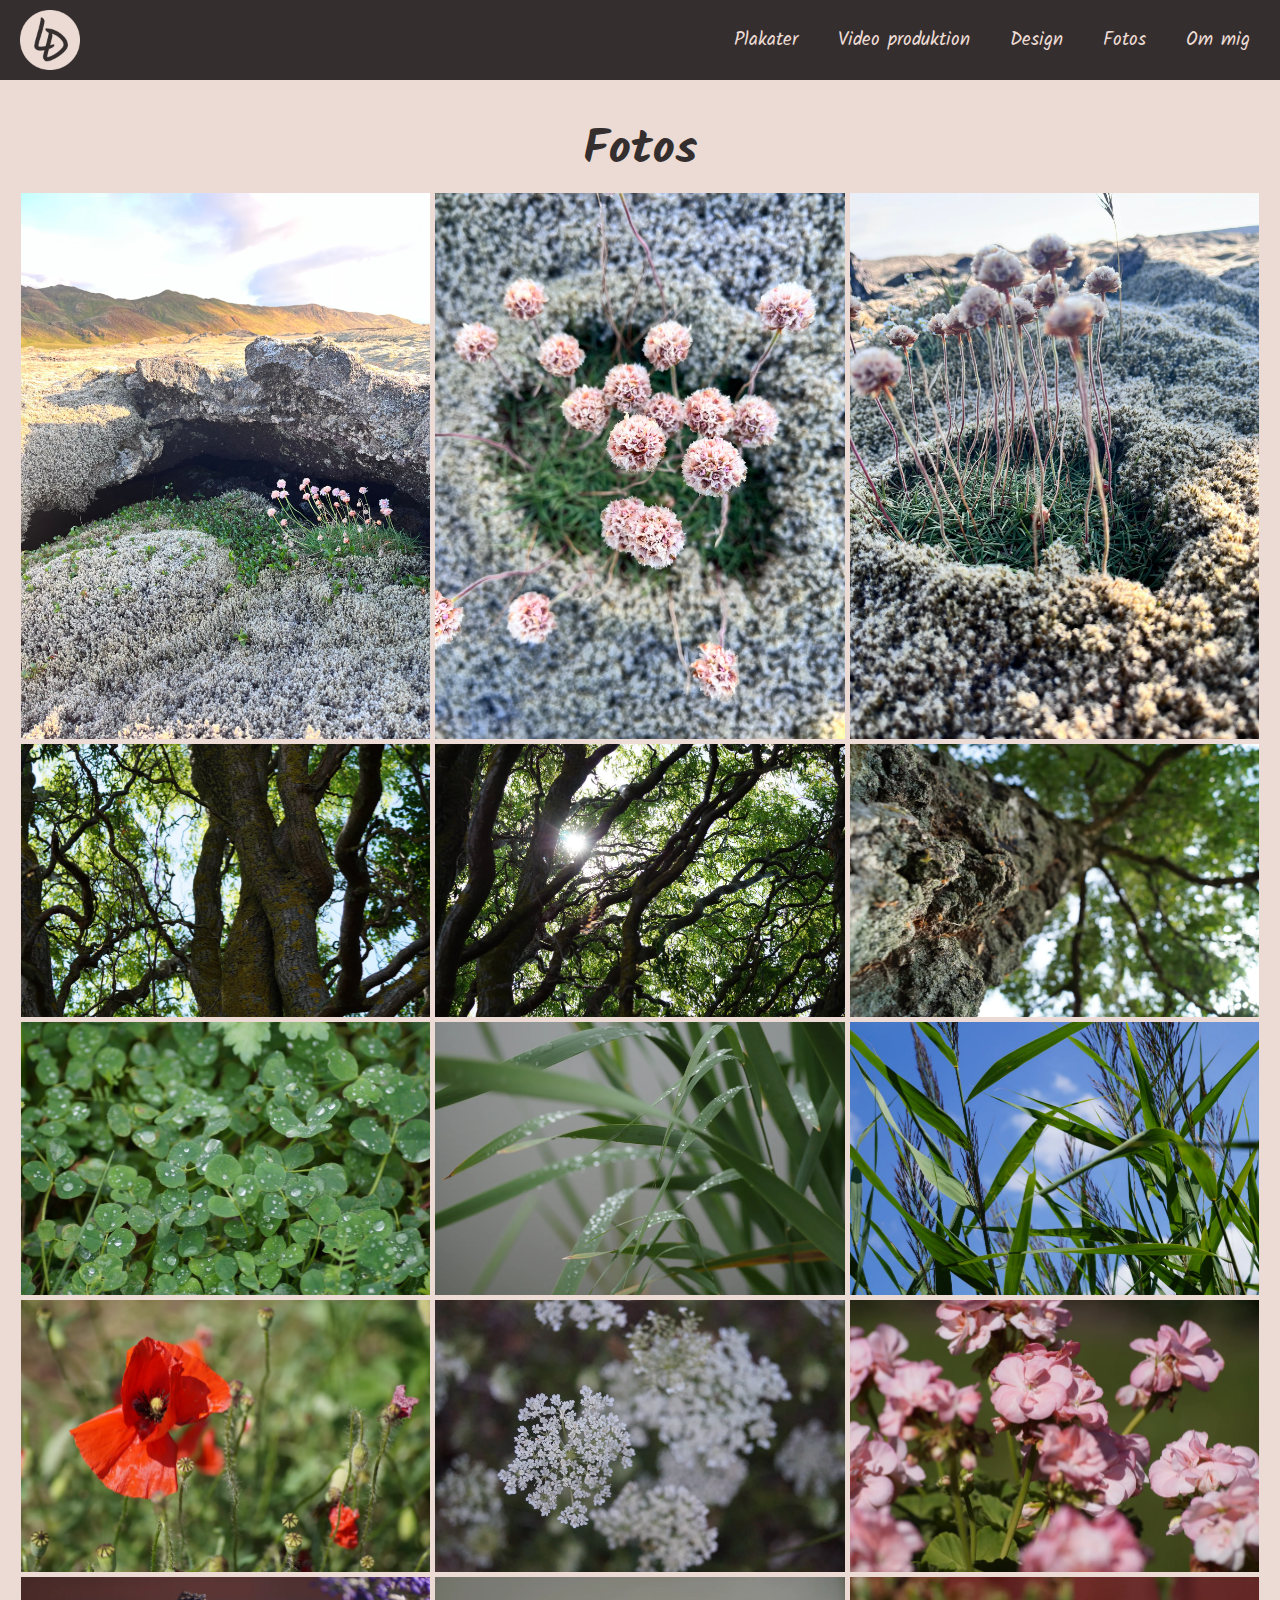
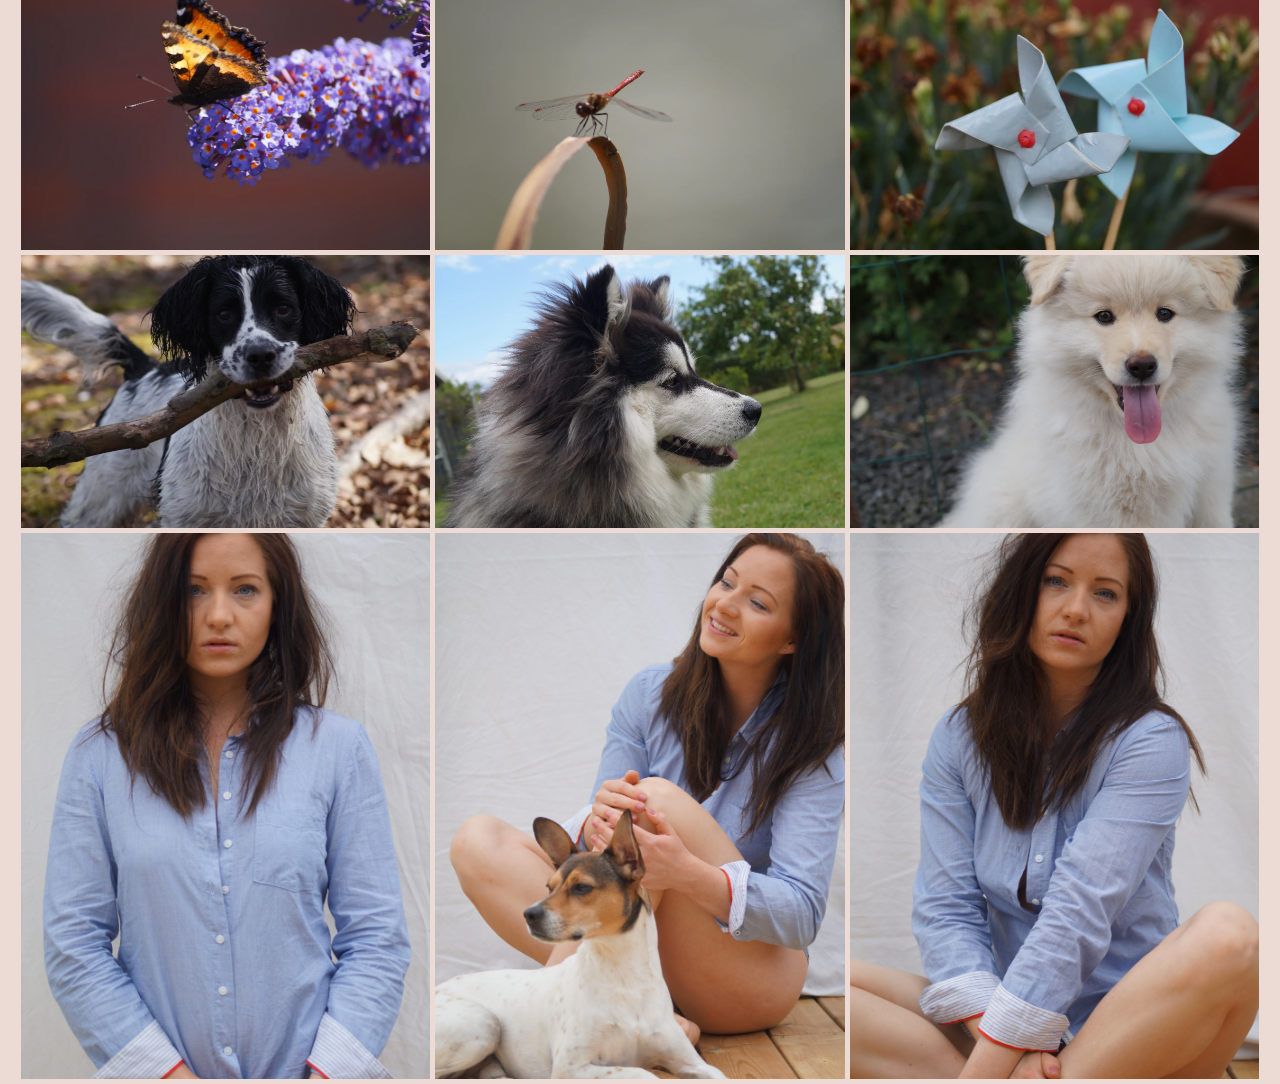
<file: fotos.html>
<!DOCTYPE html>
<html lang="en">
<head>
    <meta charset="UTF-8">
    <meta name="viewport" content="width=device-width, initial-scale=1.0">
    <title>My Website</title>
    <link rel="stylesheet" href="styles.css">
    <link rel="stylesheet" href="gallery.css">
</head>

<body>
    <header>
        <div class="logo">
            <a href="index.html"><img src="assets/LOGO.png" alt=""></a>
        </div>
        <nav>
            <ul>
                <li><a href="plakat.html">Plakater</a></li>
                <li><a href="video.html">Video produktion</a></li>
                <li><a href="design.html"> Design</a></li>
                <li><a href="fotos.html">Fotos</a></li>
                <li><a href="ommig.html">Om mig</a></li>

            </ul> 
            <div class="menu-icon">
                <div class="bar"></div>
                <div class="bar"></div>
                <div class="bar"></div>
            </div>
        </nav>
    </header>

    <main>
        <section class="gallery-section">
            <h1>Fotos</h1>
            <!-- <div class="gallery-grid">
                <div class="gallery-item portrait"><img src="assets/Island1.JPEG" alt="Image 1"></div>
                <div class="gallery-item landscape"><img src="assets/Island2.JPEG" alt="Image 2"></div>
                <div class="gallery-item portrait"><img src="assets/Island3.JPEG" alt="Image 3"></div>
                <div class="gallery-item landscape"><img src="assets/træ1.webp" alt="Image 4"></div>
                <div class="gallery-item portrait"><img src="assets/træ2.webp" alt="Image 5"></div>
                <div class="gallery-item landscape"><img src="assets/træ3.webp" alt="Image 6"></div>
                <div class="gallery-item portrait"><img src="assets/natur1.webp" alt="Image 7"></div>
                <div class="gallery-item landscape"><img src="assets/natur2.webp" alt="Image 8"></div>
                <div class="gallery-item portrait"><img src="assets/natur3.webp" alt="Image 9"></div>
                <div class="gallery-item portrait"><img src="assets/blomst1.webp" alt="Image 10"></div>
                <div class="gallery-item landscape"><img src="assets/blomst2.webp" alt="Image 11"></div>
                <div class="gallery-item portrait"><img src="assets/blomst3.webp" alt="Image 12"></div>
                <div class="gallery-item portrait"><img src="assets/sommerfugl.webp" alt="Image 13"></div>
                <div class="gallery-item portrait"><img src="assets/guldsmed.webp" alt="Image 14"></div>
                <div class="gallery-item portrait"><img src="assets/mølle.webp" alt="Image 15"></div>
                <div class="gallery-item portrait"><img src="assets/hund1.webp" alt="Image 16"></div>
                <div class="gallery-item portrait"><img src="assets/hund2.webp" alt="Image 17"></div>
                <div class="gallery-item portrait"><img src="assets/hund3.webp" alt="Image 18"></div>
                <div class="gallery-item portrait"><img src="assets/skyer.webp" alt="Image 19"></div>

            </div> -->
            <div class="gallery">
                <figure class="gallery__thumb gallery__link portrait">
                    <img src="assets/Island1.JPEG" alt="Photo by Line Drejer" class="gallery__image">
                    <figcaption class="gallery__caption">Photo by Line Drejer</figcaption>
                </figure>
                
                <figure class="gallery__thumb gallery__link portrait">
                    <img src="assets/Island2.JPEG" alt="Photo by Line Drejer" class="gallery__image">
                    <figcaption class="gallery__caption">Photo by Line Drejer</figcaption>
                </figure>
                
                <figure class="gallery__thumb gallery__link portrait">
                    <img src="assets/Island3.JPEG" alt="Photo by Line Drejer" class="gallery__image">
                    <figcaption class="gallery__caption">Photo by Line Drejer</figcaption>
                </figure>
                
                <figure class="gallery__thumb gallery__link">
                    <img src="assets/træ1.webp" alt="Photo by Line Drejer" class="gallery__image">
                    <figcaption class="gallery__caption">Photo by Line Drejer</figcaption>
                </figure>
                
                <figure class="gallery__thumb gallery__link">
                    <img src="assets/træ2.webp" alt="Photo by Line Drejer" class="gallery__image">
                    <figcaption class="gallery__caption">Photo by Line Drejer</figcaption>
                </figure>
                
                <figure class="gallery__thumb gallery__link">
                    <img src="assets/træ3.webp" alt="Photo by Line Drejer" class="gallery__image">
                    <figcaption class="gallery__caption">Photo by Line Drejer</figcaption>
                </figure>
                
                <figure class="gallery__thumb gallery__link">
                    <img src="assets/natur1.webp" alt="Photo by Line Drejer" class="gallery__image">
                    <figcaption class="gallery__caption">Photo by Line Drejer</figcaption>
                </figure>
                
                <figure class="gallery__thumb gallery__link">
                    <img src="assets/natur2.webp" alt="Photo by Line Drejer" class="gallery__image">
                    <figcaption class="gallery__caption">Photo by Line Drejer</figcaption>
                </figure>
                
                <figure class="gallery__thumb gallery__link">
                    <img src="assets/natur3.webp" alt="Photo by Line Drejer" class="gallery__image">
                    <figcaption class="gallery__caption">Photo by Line Drejer</figcaption>
                </figure>
                
                <figure class="gallery__thumb gallery__link">
                    <img src="assets/blomst1.webp" alt="Photo by Line Drejer" class="gallery__image">
                    <figcaption class="gallery__caption">Photo by Line Drejer</figcaption>
                </figure>
                
                <figure class="gallery__thumb gallery__link">
                    <img src="assets/blomst2.webp" alt="Photo by Line Drejer" class="gallery__image">
                    <figcaption class="gallery__caption">Photo by Line Drejer</figcaption>
                </figure>
                
                <figure class="gallery__thumb gallery__link">
                    <img src="assets/blomst3.webp" alt="Photo by Line Drejer" class="gallery__image">
                    <figcaption class="gallery__caption">Photo by Line Drejer</figcaption>
                </figure>
                <!-- ~~~ -->
                <figure class="gallery__thumb gallery__link">
                    <img src="assets/sommerfugl.webp" alt="Photo by Line Drejer" class="gallery__image">
                    <figcaption class="gallery__caption">Photo by Line Drejer</figcaption>
                </figure>
                
                <figure class="gallery__thumb gallery__link">
                    <img src="assets/guldsmed.webp" alt="Photo by Line Drejer" class="gallery__image">
                    <figcaption class="gallery__caption">Photo by Line Drejer</figcaption>
                </figure>
                
                <figure class="gallery__thumb gallery__link">
                    <img src="assets/mølle.webp" alt="Photo by Line Drejer" class="gallery__image">
                    <figcaption class="gallery__caption">Photo by Line Drejer</figcaption>
                </figure>
                
                <figure class="gallery__thumb gallery__link">
                    <img src="assets/hund1.webp" alt="Photo by Line Drejer" class="gallery__image">
                    <figcaption class="gallery__caption">Photo by Line Drejer</figcaption>
                </figure>
                
                <figure class="gallery__thumb gallery__link">
                    <img src="assets/hund2.webp" alt="Photo by Line Drejer" class="gallery__image">
                    <figcaption class="gallery__caption">Photo by Line Drejer</figcaption>
                </figure>
                
                <figure class="gallery__thumb gallery__link">
                    <img src="assets/hund3.webp" alt="Photo by Line Drejer" class="gallery__image">
                    <figcaption class="gallery__caption">Photo by Line Drejer</figcaption>
                </figure>
            
                <figure class="gallery__thumb gallery__link portrait">
                    <img src="assets/emilie1.webp" alt="Photo by Line Drejer" class="gallery__image">
                    <figcaption class="gallery__caption">Photo by Line Drejer</figcaption>
                </figure>
                
                <figure class="gallery__thumb gallery__link portrait">
                    <img src="assets/emilie2.webp" alt="Photo by Line Drejer" class="gallery__image">
                    <figcaption class="gallery__caption">Photo by Line Drejer</figcaption>
                </figure>

                <figure class="gallery__thumb gallery__link portrait">
                    <img src="assets/emilie3.webp" alt="Photo by Line Drejer" class="gallery__image">
                    <figcaption class="gallery__caption">Photo by Line Drejer</figcaption>
                </figure>
                
        </div>
        </section>
    </main>

<script src="script.js"></script>
</body>
</html>
</file>
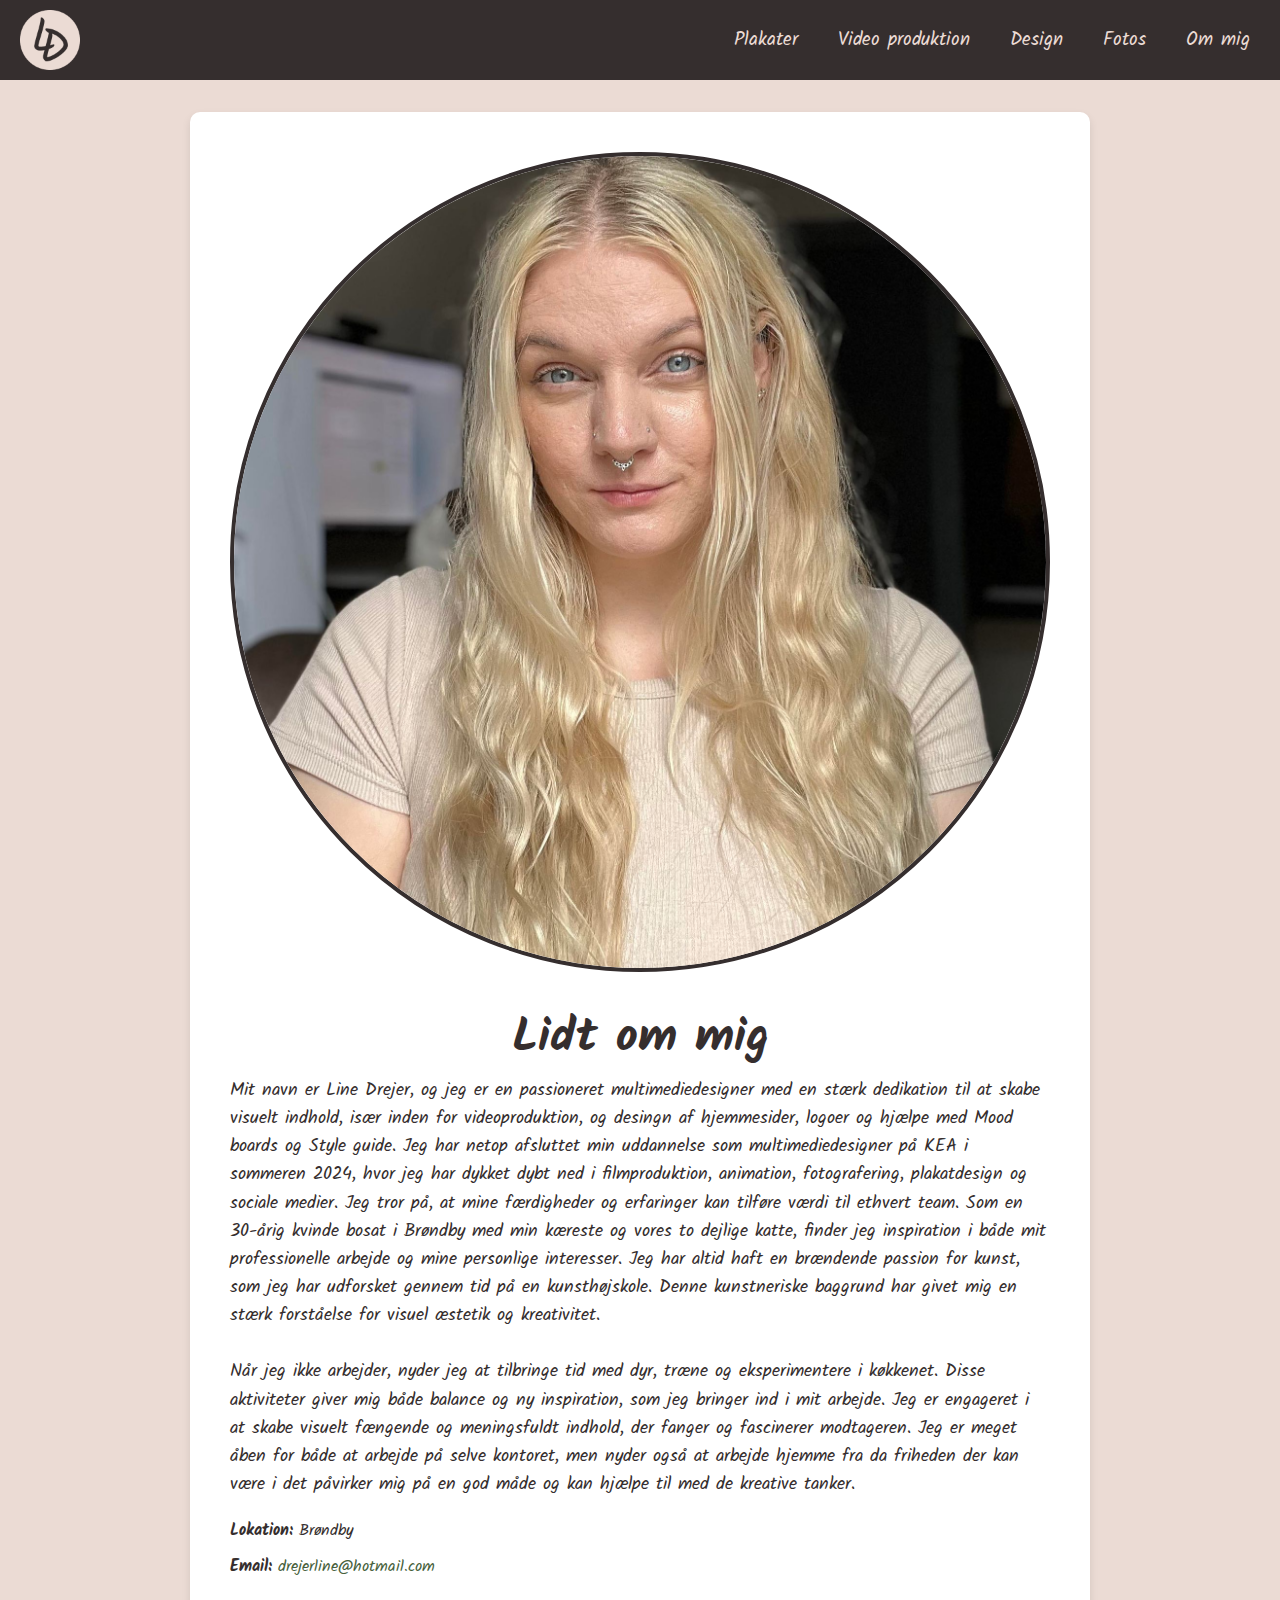
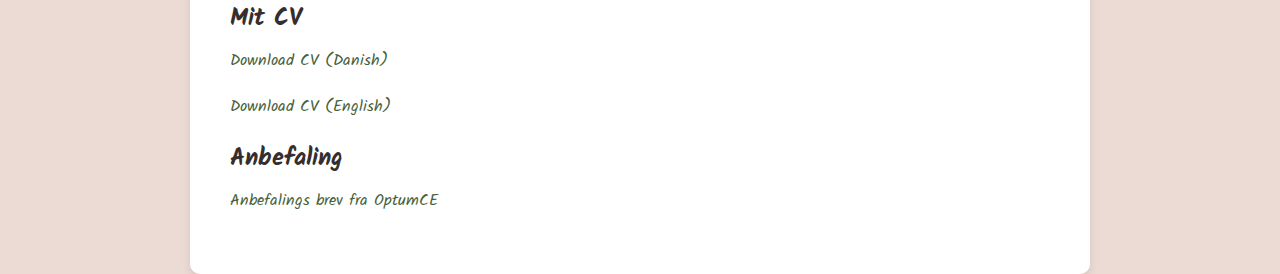
<file: ommig.html>
<!DOCTYPE html>
<html lang="en">
<head>
    <meta charset="UTF-8">
    <meta name="viewport" content="width=device-width, initial-scale=1.0">
    <title>My Website</title>
    <link rel="stylesheet" href="styles.css">
</head>

<body>
    <header>
        <div class="logo">
            <a href="index.html"><img src="assets/LOGO.png" alt=""></a>
        </div>
        <nav>
            <ul>
                <li><a href="plakat.html">Plakater</a></li>
                <li><a href="video.html">Video produktion</a></li>
                <li><a href="design.html"> Design</a></li>
                <li><a href="fotos.html">Fotos</a></li>
                <li><a href="ommig.html">Om mig</a></li>

            </ul> 
            <div class="menu-icon">
                <div class="bar"></div>
                <div class="bar"></div>
                <div class="bar"></div>
            </div>
        </nav>
    </header>

    <main>
        <section class="about-section">
            <div class="container">
                <div class="profile-pic">
                    <img src="assets/billedafmig.jpg" alt="Profile Picture">
                </div>
                <div class="about-content">
                    <h1>Lidt om mig</h1>
                    <p>
                        Mit navn er Line Drejer, og jeg er en passioneret multimediedesigner med en stærk dedikation til at skabe visuelt indhold, 
                        især inden for videoproduktion, og desingn af hjemmesider, logoer og hjælpe med Mood boards og Style guide. Jeg har netop afsluttet min uddannelse som multimediedesigner 
                        på KEA i sommeren 2024, hvor jeg har dykket dybt ned i filmproduktion, animation, fotografering, plakatdesign og sociale medier. 
                        Jeg tror på, at mine færdigheder og erfaringer kan tilføre værdi til ethvert team.
                        Som en 30-årig kvinde bosat i Brøndby med min kæreste og vores to dejlige katte, finder jeg inspiration i 
                        både mit professionelle arbejde og mine personlige interesser. Jeg har altid haft en brændende passion for kunst, som jeg har 
                        udforsket gennem tid på en kunsthøjskole. Denne kunstneriske baggrund har givet mig en stærk forståelse for visuel æstetik og kreativitet. <br>

                       <br> Når jeg ikke arbejder, nyder jeg at tilbringe tid med dyr, træne og eksperimentere i køkkenet. Disse aktiviteter giver mig både balance og ny inspiration, 
                        som jeg bringer ind i mit arbejde. Jeg er engageret i at skabe visuelt fængende og meningsfuldt indhold, der fanger og fascinerer modtageren.
                        Jeg er meget åben for både at arbejde på selve kontoret, men nyder også at arbejde hjemme fra da friheden der kan være i det påvirker mig på en god 
                        måde og kan hjælpe til med de kreative tanker.
                    </p>
                    <div class="info">
                        <p><strong>Lokation:</strong> Brøndby</p>
                        <p><strong>Email:</strong> <a href="mailto:drejerline@hotmail.com">drejerline@hotmail.com</a></p>
                    </div>
                    <div class="social-media">

                        <div class="cv-links">
                            <h2>Mit CV</h2>
                            <p><a href="assets/CV Dansk.pdf" class="cv-link" target="_blank">Download CV (Danish)</a></p>
                            <p><a href="assets/CV Engelsk.pdf" class="cv-link" target="_blank">Download CV (English)</a></p>
                            <h2>Anbefaling</h2>
                            <p><a href="assets/anbefalings brev.pdf" class="cv-link anbefalings" target="_blank">Anbefalings brev fra OptumCE</a></p>
                        </div>
                        
                    </div>
                </div>
            </div>
        </section>
    </main>

   

<script src="script.js"></script>
</body>
</html>
</file>
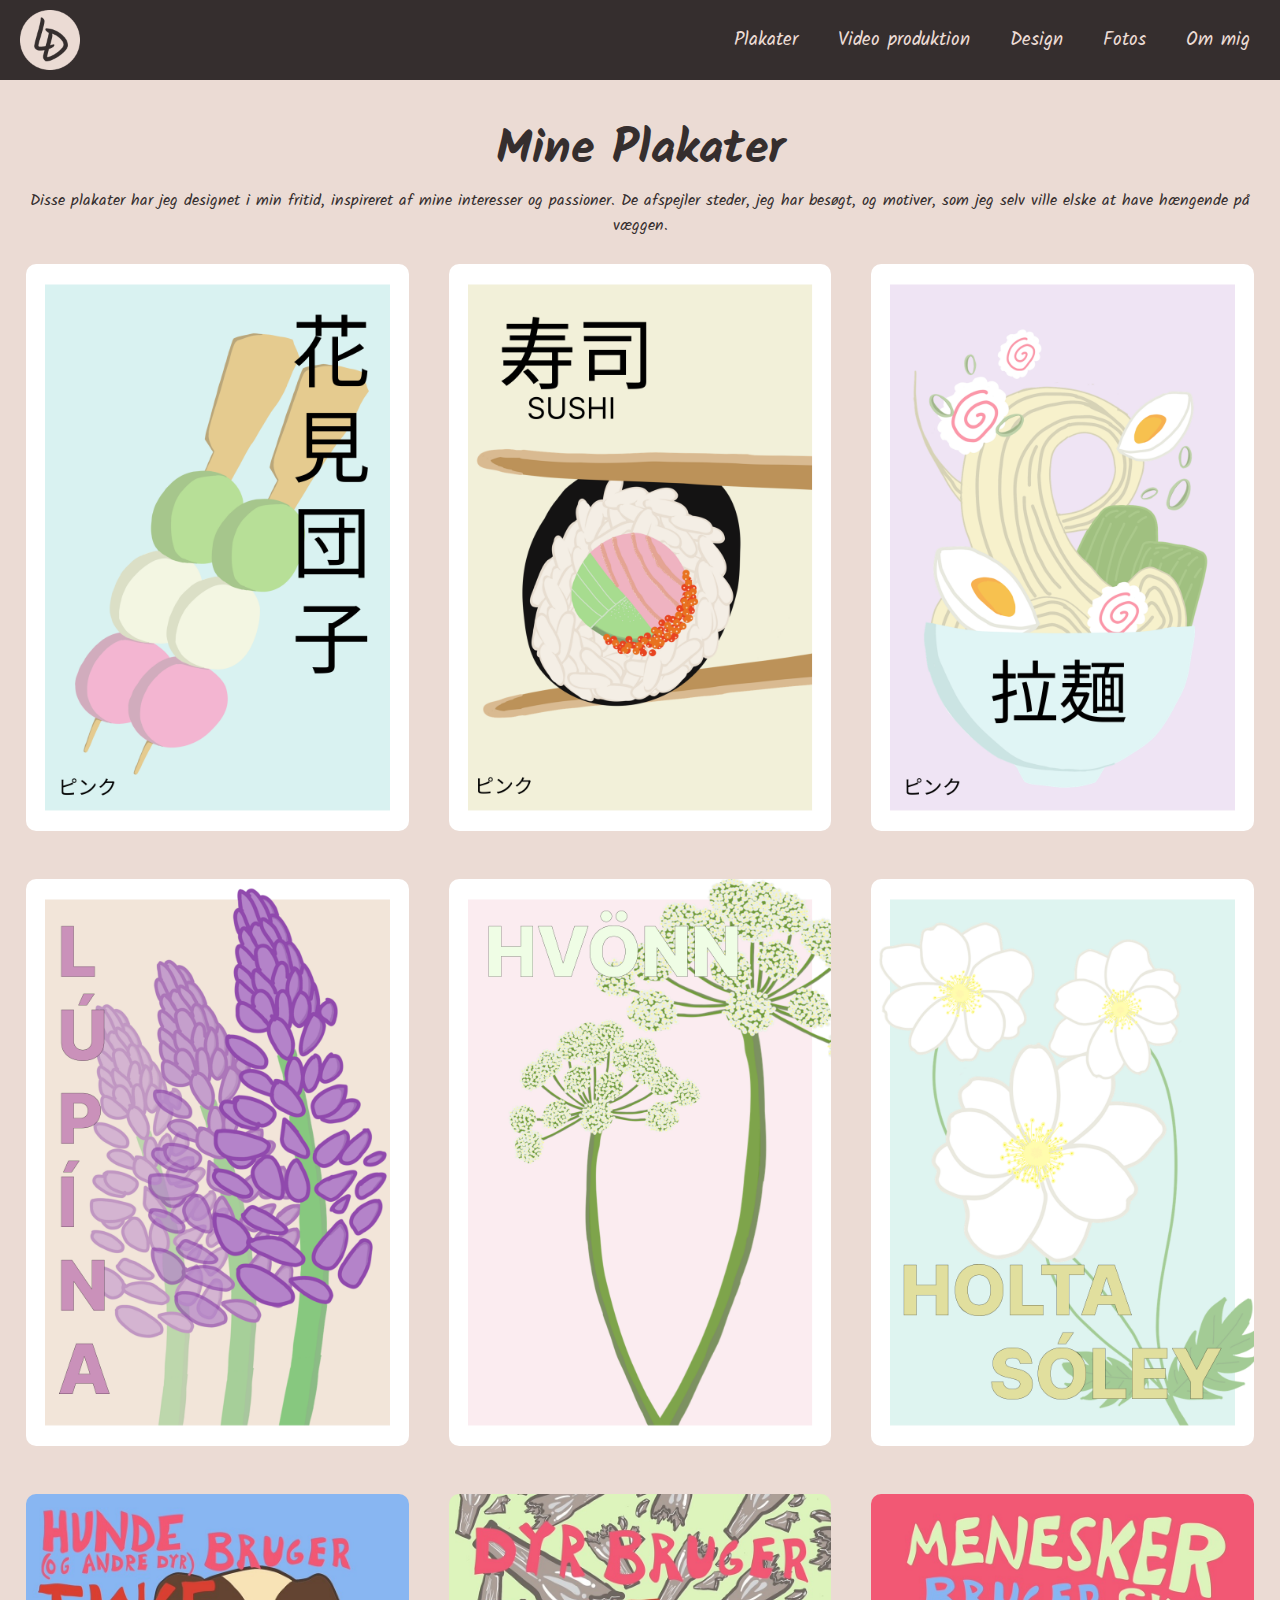
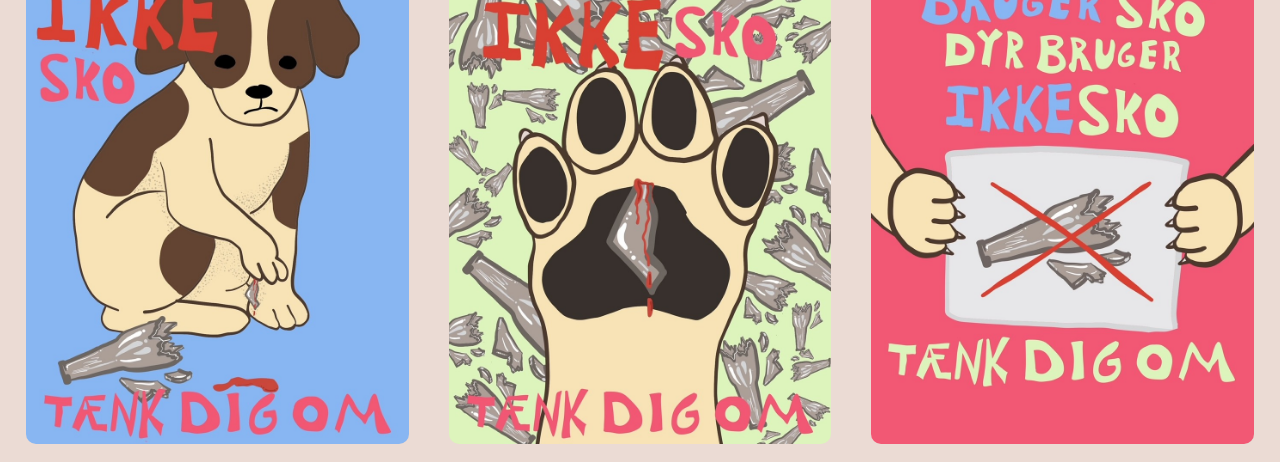
<file: plakat.html>
<!DOCTYPE html>
<html lang="en">
<head>
    <meta charset="UTF-8">
    <meta name="viewport" content="width=device-width, initial-scale=1.0">
    <title>My Poster Gallery</title>
    <link rel="stylesheet" href="styles.css">
</head>

<body>
    <header>
        <div class="logo">
            <a href="index.html"><img src="assets/LOGO.png" alt=""></a>
        </div>
        <nav>
            <ul>
                <li><a href="plakat.html">Plakater</a></li>
                <li><a href="video.html">Video produktion</a></li>
                <li><a href="design.html"> Design</a></li>
                <li><a href="fotos.html">Fotos</a></li>
                <li><a href="ommig.html">Om mig</a></li>

            </ul> 
            <div class="menu-icon">
                <div class="bar"></div>
                <div class="bar"></div>
                <div class="bar"></div>
            </div>
        </nav>
    </header>
    <main>
        <section class="poster-gallery">
            <h1>Mine Plakater</h1>
            <p>Disse plakater har jeg designet i min fritid, inspireret af mine 
                interesser og passioner. De afspejler steder, jeg 
                har besøgt, og motiver, som jeg selv ville elske at have hængende på væggen.</p>
            <div class="gallery">
                <div class="poster">
                    <img src="assets/poster 1.png" alt="Poster 1">
                   
                </div>
                <div class="poster">
                    <img src="assets/poster 2.png" alt="Poster 2">
                    
                </div>
                <div class="poster">
                    <img src="assets/poster 3.png" alt="Poster 3">
                    
                </div>
                <div class="poster">
                    <img src="assets/Lupina poster.png" alt="Poster 4">
                
                </div>
                <div class="poster">
                    <img src="assets/Hvonn poster.png" alt="Poster 5">
                
                </div>
                <div class="poster">
                    <img src="assets/Holtasoley poster.png" alt="Poster 6">
                    
                </div>
                <div class="poster">
                    <img src="assets/dyr plakat1.jpg" alt="Poster 7">
                    
                </div>
                <div class="poster">
                    <img src="assets/dyr plakat 2.jpg" alt="Poster 8">
                    
                </div>
                <div class="poster">
                    <img src="assets/dyr plakat 3.jpg" alt="Poster 9">
                    
                </div>
            </div>
        </section>
    </main>

<script src="script.js"></script>
</body>
</html>
</file>
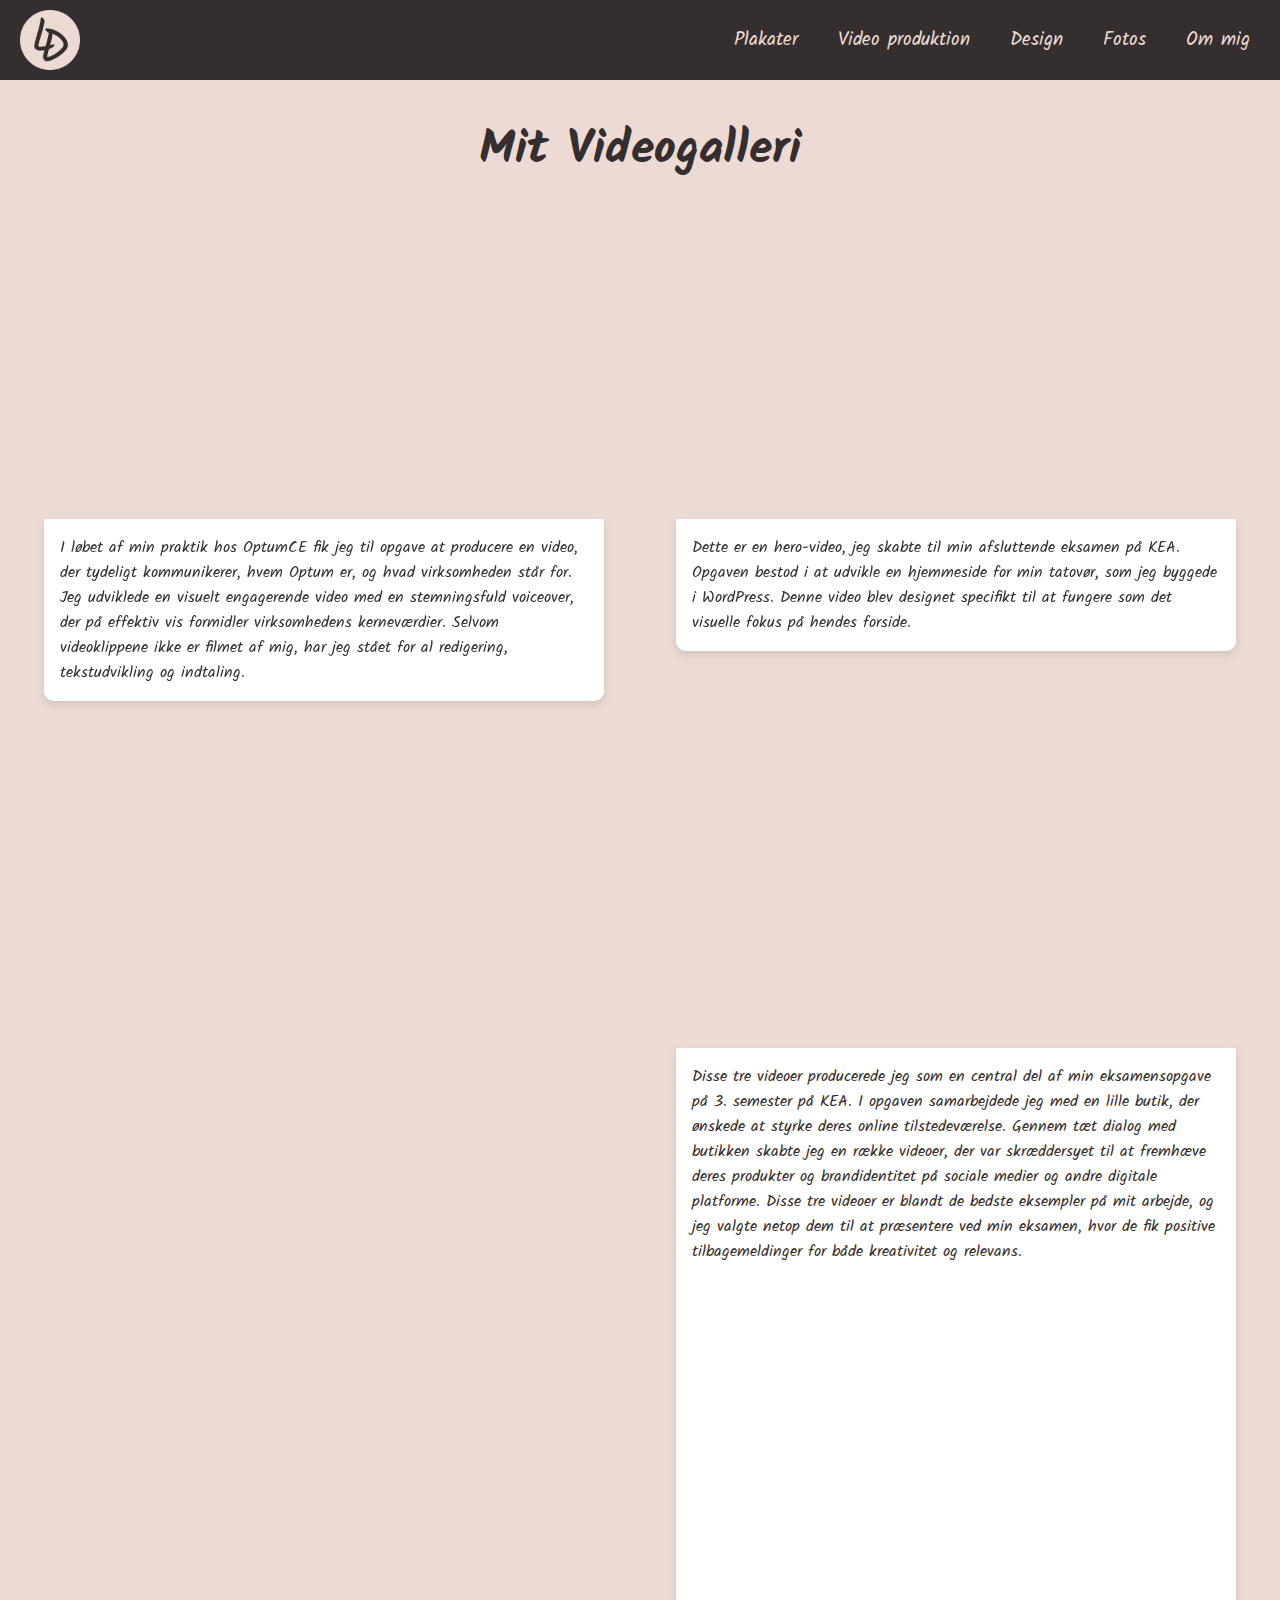
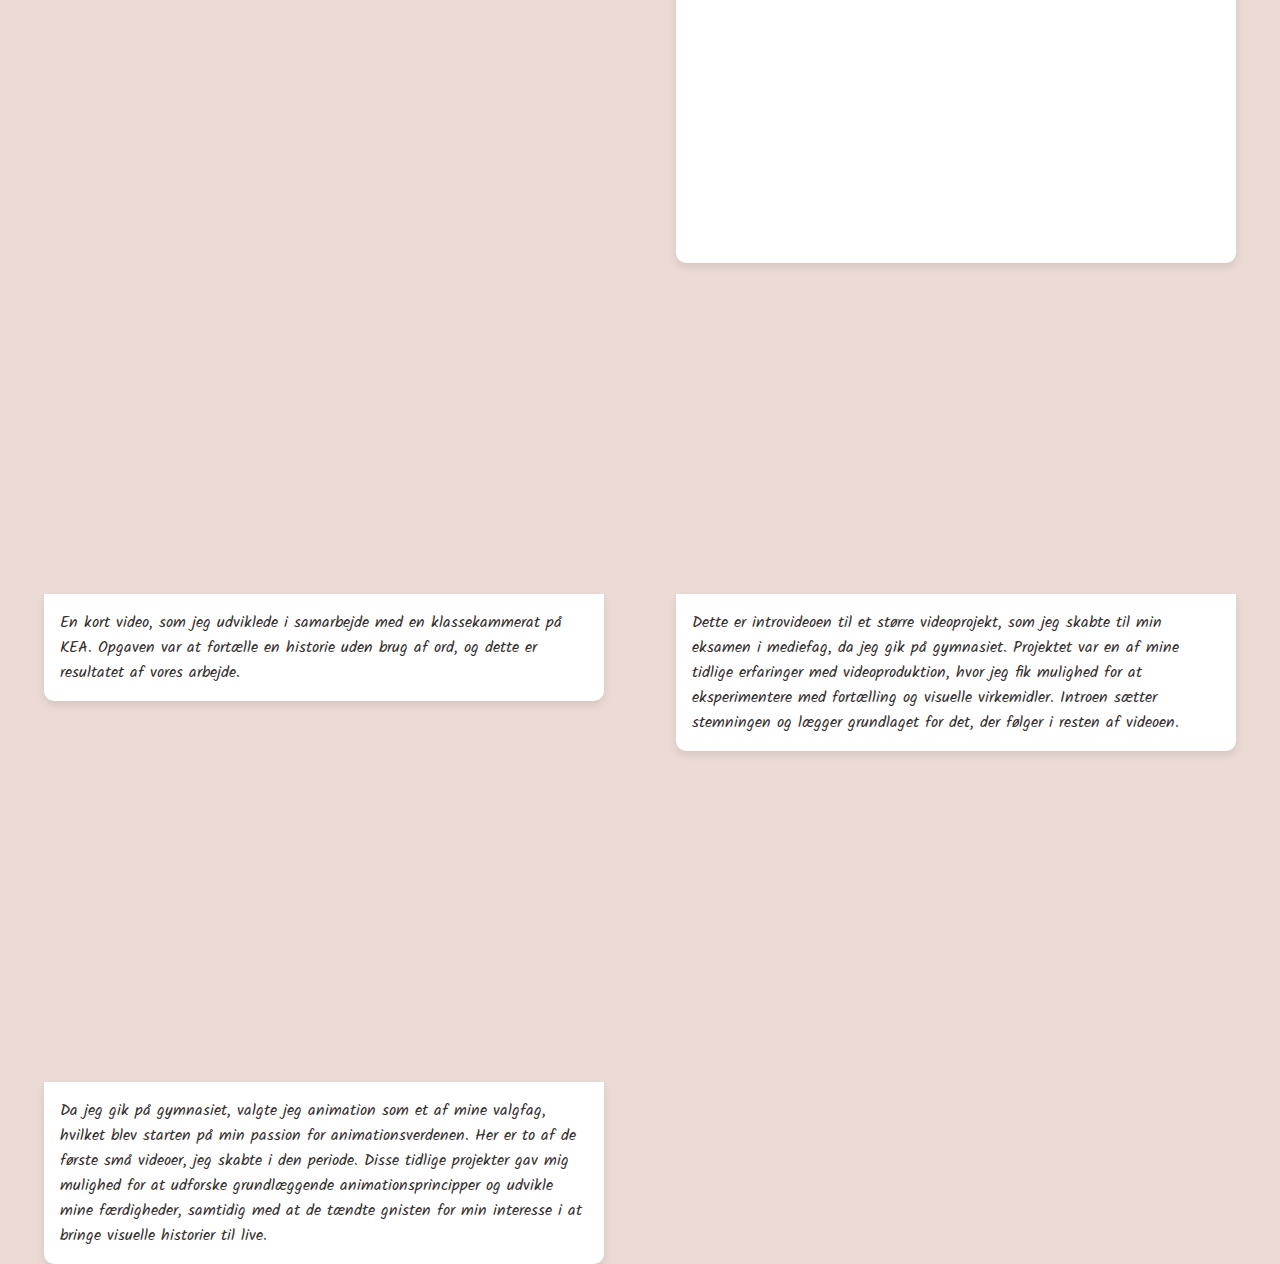
<file: video.html>
<!DOCTYPE html>
<html lang="en">
    <head>
        <meta charset="UTF-8">
        <meta name="viewport" content="width=device-width, initial-scale=1.0">
        <title>My Website</title>
        <link rel="stylesheet" href="styles.css">
    </head>
    <body>
        <header>
            <div class="logo">
                <a href="index.html"><img src="assets/LOGO.png" alt=""></a>
            </div>
            <nav>
                <ul>
                    <li><a href="plakat.html">Plakater</a></li>
                    <li><a href="video.html">Video produktion</a></li>
                    <li><a href="design.html"> Design</a></li>
                    <li><a href="fotos.html">Fotos</a></li>
                    <li><a href="ommig.html">Om mig</a></li>
    
                </ul> 
                <div class="menu-icon">
                    <div class="bar"></div>
                    <div class="bar"></div>
                    <div class="bar"></div>
                </div>
            </nav>
        </header>
        <main>
            <section id="video-produktion">
                <h1>Mit Videogalleri</h1>
                <div class="gallery-container">

                    <!-- First row -->
                    <div class="video-container">
                        <figure>
                            <iframe width="560" height="315" src="https://www.youtube.com/embed/3ChHEOVOLw0?si=10pu-A2EY6642b6Q" title="YouTube video player" frameborder="0" allow="accelerometer; autoplay; clipboard-write; encrypted-media; gyroscope; picture-in-picture; web-share" referrerpolicy="strict-origin-when-cross-origin" allowfullscreen></iframe>
                            <figcaption>
                                I løbet af min praktik hos OptumCE fik jeg til opgave at producere en video, 
                                der tydeligt kommunikerer, hvem Optum er, og hvad virksomheden står for. Jeg udviklede en visuelt engagerende video med en 
                                stemningsfuld voiceover, der på effektiv vis formidler virksomhedens kerneværdier. Selvom videoklippene ikke er 
                                filmet af mig, har jeg stået for al redigering, tekstudvikling og indtaling.
                            </figcaption>
                        </figure>
                        <figure>
                            <iframe width="560" height="315" src="https://www.youtube.com/embed/bRDcsgUkr5k?si=jLnxCbh_bfD9FQ9p" title="YouTube video player" frameborder="0" allow="accelerometer; autoplay; clipboard-write; encrypted-media; gyroscope; picture-in-picture; web-share" referrerpolicy="strict-origin-when-cross-origin" allowfullscreen></iframe>
                            <figcaption>
                                Dette er en hero-video, jeg skabte til min afsluttende eksamen på KEA. Opgaven bestod i at udvikle en 
                                hjemmeside for min tatovør, som jeg byggede i WordPress. 
                                Denne video blev designet specifikt til at fungere som det visuelle fokus på hendes forside.
                            </figcaption>
                        </figure>
                    </div>
                    
                    <!-- Second row -->
                    <div class="video-container">
                        <figure>
                            <iframe width="560" height="315" src="https://www.youtube.com/embed/Xtf2yxyli_E?si=2rc49s-e1IerH0FU" title="YouTube video player" frameborder="0" allow="accelerometer; autoplay; clipboard-write; encrypted-media; gyroscope; picture-in-picture; web-share" referrerpolicy="strict-origin-when-cross-origin" allowfullscreen></iframe>
                        </figure>
                        <figure>
                            <iframe width="560" height="315" src="https://www.youtube.com/embed/0Vbw-maLRG8?si=tWRm8XkBw6vwFc7n" title="YouTube video player" frameborder="0" allow="accelerometer; autoplay; clipboard-write; encrypted-media; gyroscope; picture-in-picture; web-share" referrerpolicy="strict-origin-when-cross-origin" allowfullscreen></iframe>
                        </figure>
          
                        <figure>
                            <iframe width="458" height="815" src="https://www.youtube.com/embed/noV8uez95gg" title="Eksamen  Motion Graphic" frameborder="0" allow="accelerometer; autoplay; clipboard-write; encrypted-media; gyroscope; picture-in-picture; web-share" referrerpolicy="strict-origin-when-cross-origin" allowfullscreen></iframe>
                        </figure>
                        <figcaption>
                            Disse tre videoer producerede jeg som en central del af min eksamensopgave på 3. semester på KEA. I opgaven samarbejdede jeg med en 
                            lille butik, der ønskede at styrke deres online tilstedeværelse. Gennem tæt dialog med butikken skabte jeg en række videoer, der var 
                            skræddersyet til at fremhæve deres produkter og brandidentitet på sociale medier og andre digitale platforme. Disse tre videoer er blandt de
                            bedste eksempler på mit arbejde, og jeg valgte netop dem til at præsentere ved min eksamen, 
                            hvor de fik positive tilbagemeldinger for både kreativitet og relevans.</figcaption>
                    </div>

                    <!-- Third row -->
                    <div class="video-container">
                        <figure>
                            <iframe width="560" height="315" src="https://www.youtube.com/embed/0hCzTFAi6Wk?si=bAp1VUzjE-OxLia1" title="YouTube video player" frameborder="0" allow="accelerometer; autoplay; clipboard-write; encrypted-media; gyroscope; picture-in-picture; web-share" referrerpolicy="strict-origin-when-cross-origin" allowfullscreen></iframe>
                            <figcaption>
                                En kort video, som jeg udviklede i samarbejde med en klassekammerat på KEA. 
                                Opgaven var at fortælle en historie uden brug af ord, og dette er resultatet af vores arbejde.
                            </figcaption>
                        </figure>
                        <figure>
                            <iframe width="560" height="315" src="https://www.youtube.com/embed/bRDcsgUkr5k?si=PRsoKzomuA8LqHCO" title="YouTube video player" frameborder="0" allow="accelerometer; autoplay; clipboard-write; encrypted-media; gyroscope; picture-in-picture; web-share" referrerpolicy="strict-origin-when-cross-origin" allowfullscreen></iframe>
                            <figcaption>
                                Dette er introvideoen til et større videoprojekt, som jeg skabte til min eksamen i mediefag, da jeg gik på gymnasiet. Projektet var en af mine tidlige 
                                erfaringer med videoproduktion, hvor jeg fik mulighed for at eksperimentere med fortælling og visuelle virkemidler. 
                                Introen sætter stemningen og lægger grundlaget for det, der følger i resten af videoen.
                            </figcaption>
                        </figure>
                    </div>
            
                    <!-- Fourth row -->
                    <div class="video-container">
                        <figure>
                            <iframe width="560" height="315" src="https://www.youtube.com/embed/tf-7piU2xgE?si=21xjimWPLsJhVgNQ" title="YouTube video player" frameborder="0" allow="accelerometer; autoplay; clipboard-write; encrypted-media; gyroscope; picture-in-picture; web-share" referrerpolicy="strict-origin-when-cross-origin" allowfullscreen></iframe>
                            <figcaption> 
                                Da jeg gik på gymnasiet, valgte jeg animation som et af mine valgfag, hvilket blev starten på min passion for animationsverdenen. 
                                Her er to af de første små videoer, jeg skabte i den periode. Disse tidlige projekter gav mig mulighed for at udforske grundlæggende 
                                animationsprincipper og udvikle mine færdigheder,
                                samtidig med at de tændte gnisten for min interesse i at bringe visuelle historier til live.
                            </figcaption>
                        </figure>
                        <figure>
                            <iframe width="560" height="315" src="https://www.youtube.com/embed/8Iw3-t-RVxI?si=bjZ_9WNC_PtOSLR6" title="YouTube video player" frameborder="0" allow="accelerometer; autoplay; clipboard-write; encrypted-media; gyroscope; picture-in-picture; web-share" referrerpolicy="strict-origin-when-cross-origin" allowfullscreen></iframe>
                        </figure>
                    </div>
                </div>
            </section>
        </main>
    <script src="script.js"></script>
</body>
</html>
</file>
<file: styles.css>
/* GLOBALS */
@import url("https://fonts.googleapis.com/css2?family=Jost:ital,wght@0,100..900;1,100..900&family=Kalam:wght@300;400;700&display=swap");

* {
  margin: 0;
  padding: 0;
  box-sizing: border-box;
}

body {
  font-family: "Kalam", cursive;
  color: #352e2e;
  background-color: #ebdbd4;
  overflow-x: hidden;
}

header {
  display: flex;
  justify-content: space-between;
  align-items: center;
  background-color: #352e2e;
  padding: 10px 20px;
  color: #ebdbd4;
}

header .logo a {
  display: flex;
  align-items: center;
}

header .logo img {
  height: 60px;
}

nav ul {
  list-style: none;
  display: flex;
  gap: 20px;
}

nav ul li a {
  color: #ebdbd4;
  text-decoration: none;
  font-size: 1.2rem;
  padding: 5px 10px;
  transition: all 0.3s ease;
  border-radius: 5px;
}

nav ul li a:hover {
  background-color: #b7c5b0;
  color: #352e2e;
  transition: all 0.3s ease;
}

.burger-menu {
  display: none;
  z-index: 10;
  position: relative;
}
@media screen and (max-width:700px) {
  .menu-icon {
    display: flex;
    flex-direction: column;
    cursor: pointer;
    gap: 5px;
    z-index: 4;
    position: relative;
  }
  .menu-icon .bar {
    width: 25px;
    height: 3px;
    background-color: white;
    transition: transform 0.4s ease-in-out, opacity 0.4s ease-in-out;
}
  nav ul {
    padding: 0;
    margin: 0;
    display: flex;
    flex-direction: column;
    align-items: center;
    justify-content: center;
    position: fixed;
    top: 0;
    left: 0;
    height: 100vh;
    width: 100vw;
    background-color: rgba(0, 0, 0, 0.95);
    transform: translateY(-100%);
    transition: all 0.4s ease-in-out;
    opacity: 0;
    visibility: hidden;
    z-index: 3;
  }
  nav ul li a {
    font-size: 2rem;
  }
  .mobile-nav {
    transform: translateY(0);
    opacity: 1;
    visibility: visible;
    transition: all 0.4s ease-in-out;
  } 
  .menu-icon.open .bar:nth-child(1) {
    transform: translateY(8px) rotate(45deg);
}

.menu-icon.open .bar:nth-child(2) {
    opacity: 0;
}

.menu-icon.open .bar:nth-child(3) {
    transform: translateY(-8px) rotate(-45deg);
}
}

section:not(.hero) {
  max-width: 1440px;
  margin: 0 auto;
  margin-top: 2rem;
  padding: 0 1rem;
}

h1 {
  font-size: 3rem;
  text-align: center;
  color: #352e2e;
}

/* index */
.hero {
  position: relative;
  height: calc(100vh - 80px);
  overflow: hidden;
}

.hero .video-container {
  position: absolute;
  top: 0;
  left: 0;
  width: 100%;
  height: 100%;
  z-index: -1;
  overflow: hidden;
}

.hero video {
  width: 100%;
  height: 100%;
  object-fit: cover;
}

.overlay {
  position: absolute;
  top: 0;
  left: 0;
  width: 100%;
  height: 100%;
  background: rgba(0, 0, 0, 0.3); /* Dark overlay for better contrast */
  z-index: 1;
}

.content {
  position: relative;
  z-index: 2;
  text-align: center;
  top: 50%;
  transform: translateY(-50%);
  padding: 20px;
}
.content h1 {
  color: #ebdbd4;
}

/* Plakater */
.poster-gallery {
  text-align: center;
}

.poster-gallery p {
  margin-bottom: 1rem;
}

.gallery {
  display: grid;
  grid-template-columns: repeat(auto-fit, minmax(250px, 1fr));
  gap: 20px;
}

@media screen and (min-width: 1080px) {
  .gallery {
    grid-template-columns: 1fr 1fr 1fr;
  }
}

.poster {
  padding: 10px;
  border-radius: 10px;
  transition: transform 0.3s ease;
}

.poster img {
  width: 100%;
  border-radius: 10px;
}

.poster:hover {
  transform: scale(1.05);
}

.about-section {
  display: flex;
  justify-content: center;
  align-items: center;
  padding: 50px 20px;
  background-color: #ebdbd4;
}

.container {
  display: flex;
  flex-direction: column;
  align-items: center;
  max-width: 900px;
  background: white;
  padding: 40px;
  border-radius: 10px;
  box-shadow: 0 4px 8px rgba(0, 0, 0, 0.1);
}

.profile-pic img {
  width: 100%;
  aspect-ratio: 1/1;
  /* height: 400px; */
  border-radius: 50%;
  object-fit: cover;
  border: 4px solid #352e2e;
  margin-bottom: 20px;
}


.about-content p {
  font-size: 1.1rem;
  line-height: 1.6;
  margin-bottom: 20px;
  color: #352e2e;
}

.info p {
  font-size: 1rem;
  margin-bottom: 10px;
}

.info a {
  color: #475F3C;
  text-decoration: none;
}

.info a:hover {
  text-decoration: underline;
}

.social-icon:hover {
  color: #475F3C;
}

.cv-links {
  margin-top: 20px;
}

.cv-links h2 {
  font-size: 1.5rem;
  margin-bottom: 10px;
  color: #352e2e; /* Heading color */
}

.cv-link {
  color: #475F3C; /* Link color */
  text-decoration: none;
  font-size: 1rem;
  display: block;
  margin-bottom: 10px;
  transition: color 0.3s ease;
}

.cv-link:hover {
  text-decoration: underline;
}

/* OLD GALLERY STYLE */
/* .gallery-section {
    padding: 20px;
}

.gallery-grid {
    display: grid;
    grid-template-columns: repeat(auto-fill, minmax(200px, 1fr));
    gap: 15px;
}

.gallery-item {
    position: relative;
    overflow: hidden;
    border-radius: 8px;
    box-shadow: 0 4px 8px rgba(0, 0, 0, 0.1);
}

.gallery-item img {
    width: 100%;
    height: 100%;
    object-fit: cover;
    transition: transform 0.3s ease;
}

.gallery-item img:hover {
    transform: scale(1.05);
} */

/* Specific styles for portrait and landscape images */
/* .gallery-item.portrait {
    grid-row: span 2;
}

.gallery-item.landscape {
    grid-column: span 2;
} */
/* ~~~~~~~ */
/* .gallery-grid {
  display: grid;
  grid-template-columns: repeat(auto-fill, minmax(400px, 1fr));
  gap: 15px;
}

.gallery-item {
  overflow: hidden;
  height: 400px;
  max-height: 400px;
}

.gallery-item img {
  display: block;
  width: 100%;
  height: 100%;
  object-fit: cover;
  transition: 0.3s;
} */

/* ~~~~~~~~~ */

.design-container {
  display: grid;
  grid-template-columns: repeat(auto-fill, minmax(300px, 1fr));
  gap: 20px;
  padding: 20px;
  max-width: 1200px;
} 

.image-container {
  /* background: #fff; */
  border-radius: 8px;
  box-shadow: 0 4px 8px rgba(0, 0, 0, 0.1);
  overflow: hidden;
  transition: transform 0.3s ease-in-out;
}

.image-container:hover {
  transform: scale(1.05);
}

.image-container img {
  width: 100%;
  height: auto;
  display: block;
  border-bottom: 5px solid #333;
}

/* Video produktion */
#video-produktion .gallery-container .video-container {
display: grid;
grid-template-columns: repeat(auto-fit, minmax(560px, 1fr));
justify-items: center;
gap: 1rem;
margin-top: 1rem;
}
#video-produktion figure {
  max-width: 700px;
  width: auto;
  display: flex;
  flex-direction: column;
  align-items: center;
}
#video-produktion figcaption, #video-produktion p {
  background: white;
  padding: 1rem;
  border-radius: 0 0 10px 10px;
  box-shadow: 0 4px 8px rgba(0, 0, 0, 0.1);
  max-width: 560px;
}
@media screen and (max-width:720px){
  #video-produktion .gallery-container .video-container {
    grid-template-columns: 1fr;
    }
    #video-produktion figure {
      max-width: 100%;
      width: 100%;
    }
    iframe {
      width: 100%;
    }
}

/* #video-produktion .gallery-container video {
width: 100%;
} */
</file>
<file: gallery.css>
.gallery {
	display: grid;
    grid-template-columns: repeat(auto-fill, minmax(370px, 1fr));
	gap: 5px;
	padding: 5px;
	transition: .3s;
}
@media screen and (max-width: 700px ) {
	.gallery {
		grid-template-columns: 1fr;
	}
}

.gallery:hover .gallery__image {
	filter: grayscale(1);
}
.gallery__link {
	overflow: hidden;
    aspect-ratio:3/2;
	/* height: 300px; */
	/* max-height: 400px; */
}
.gallery__link:hover .gallery__image {
	filter: grayscale(0);
}
.gallery__link:hover .gallery__caption {
	opacity: 1;
}
.gallery__thumb {
	position: relative;
	/* height: 100%; */
}
.gallery__image {
	display: block;
	width: 100%;
	height: 100%;
	object-fit: cover;
	transition: .3s;
}
.gallery__link.portrait {
    /* height: 600px; */
    aspect-ratio:3/4;
}
.gallery__image:hover {
	transform: scale(1.1);
}
.gallery__caption {
	position: absolute;
	bottom: 0;
	left: 0;
	padding: 25px 15px 15px;
	width: 100%;
	font-family: 'Helvetica', sans-serif;
	font-size: 14px;
	color: white;
	opacity: 0;
	background: linear-gradient(0deg, rgba(0, 0, 0, 0.5) 0%, rgba(255, 255, 255, 0) 100%);
	transition: .3s;
}
</file>
